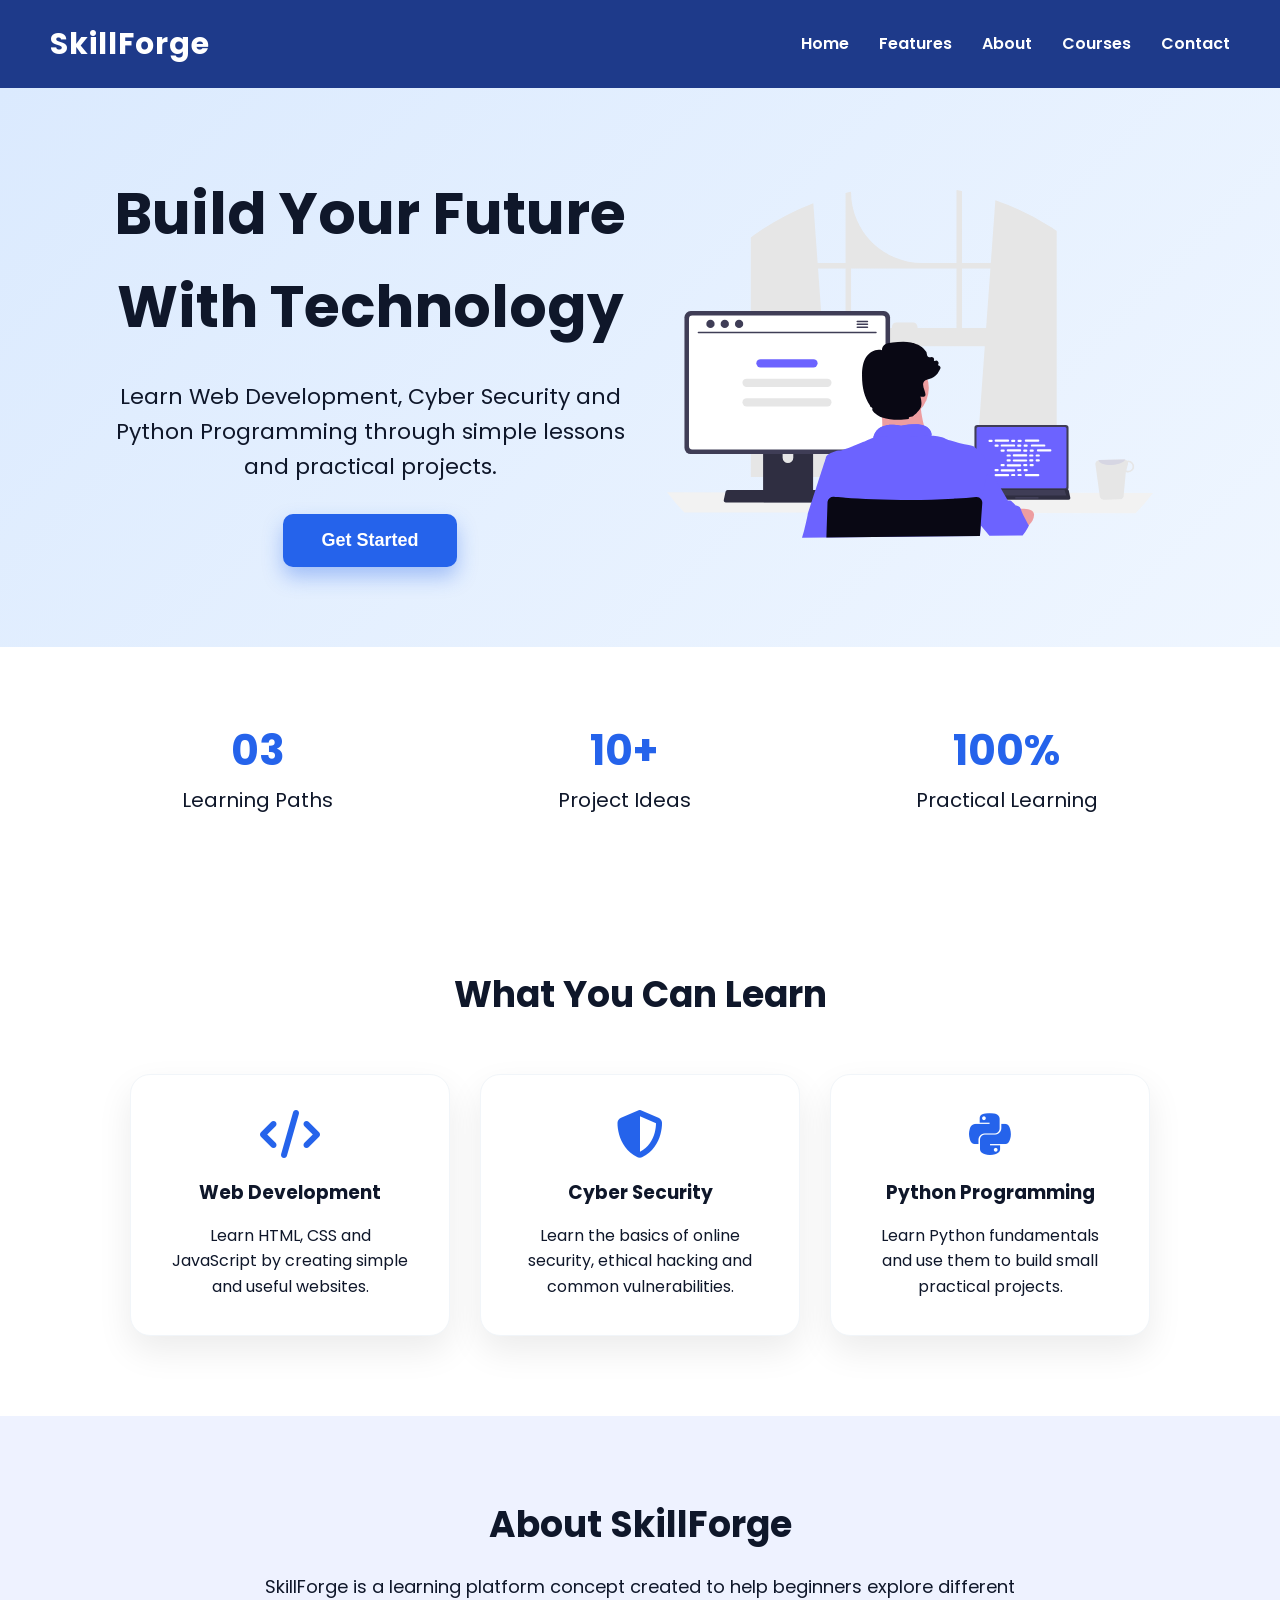
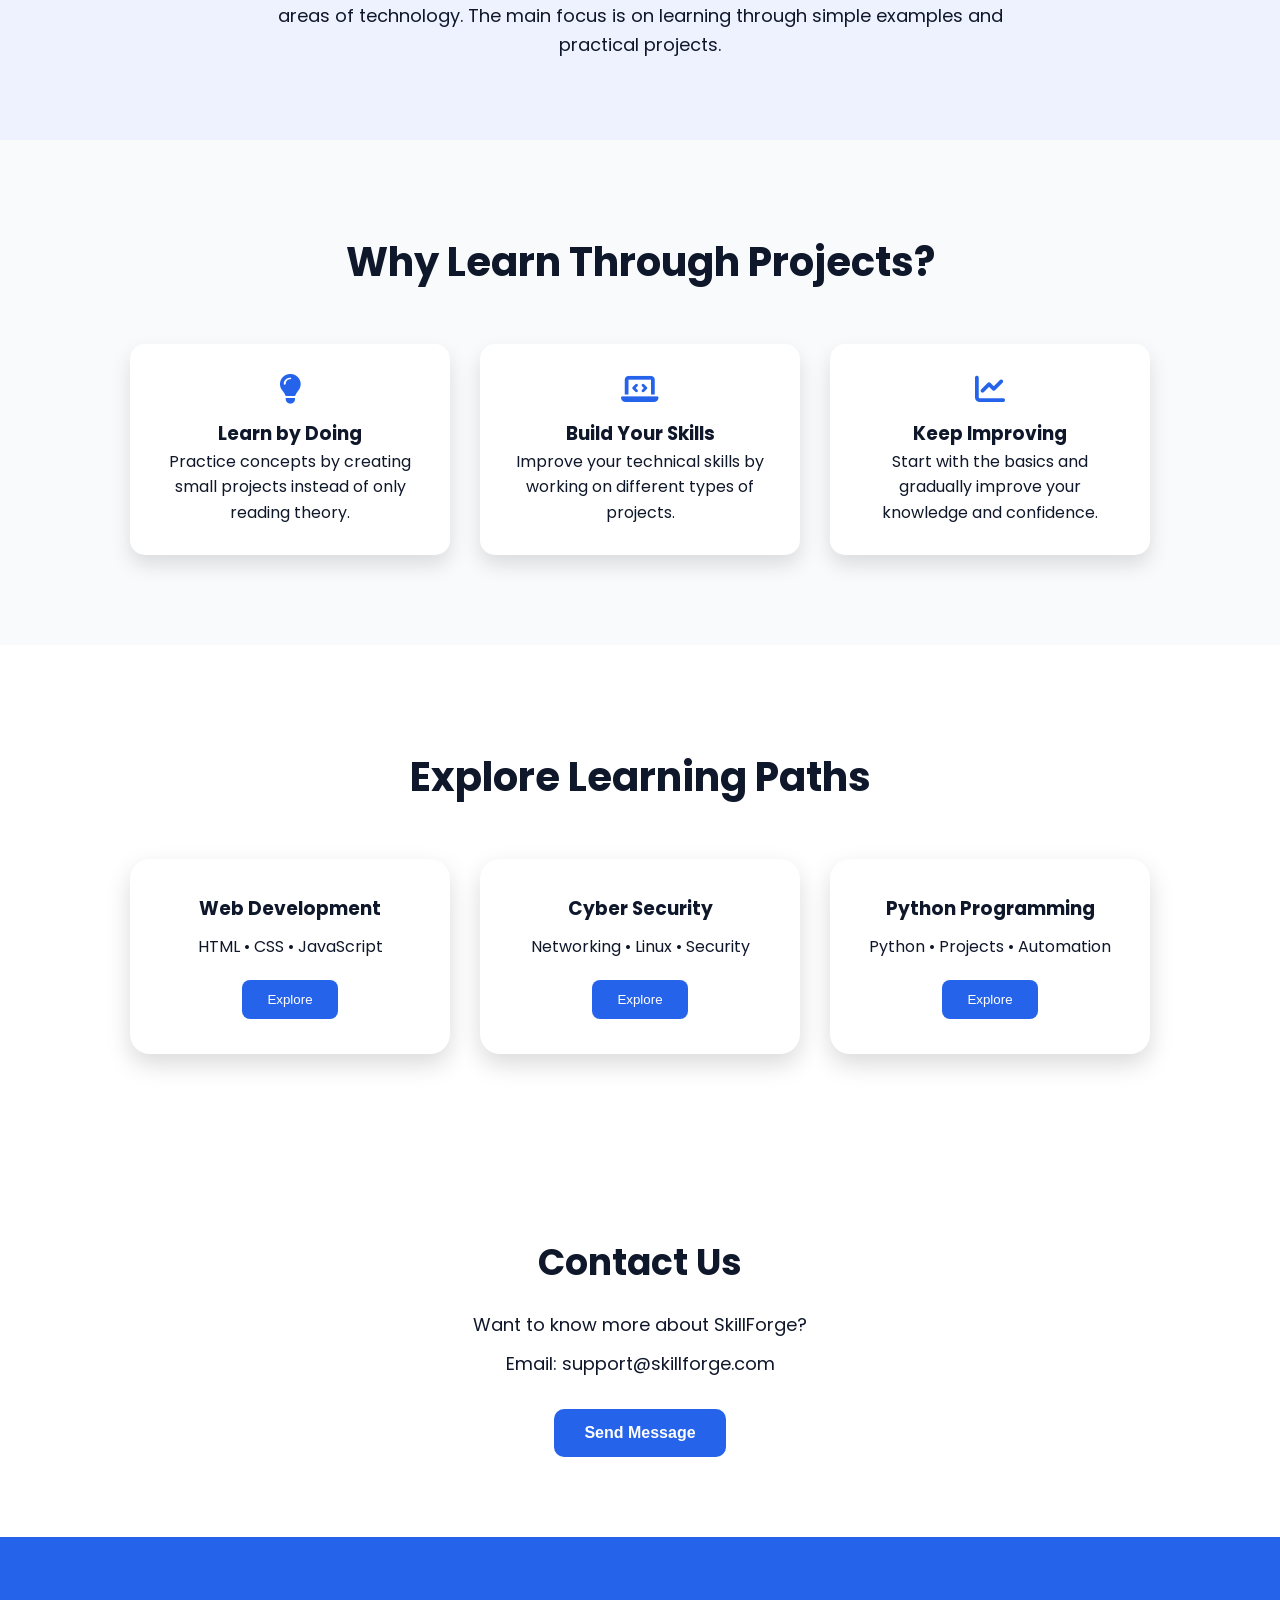
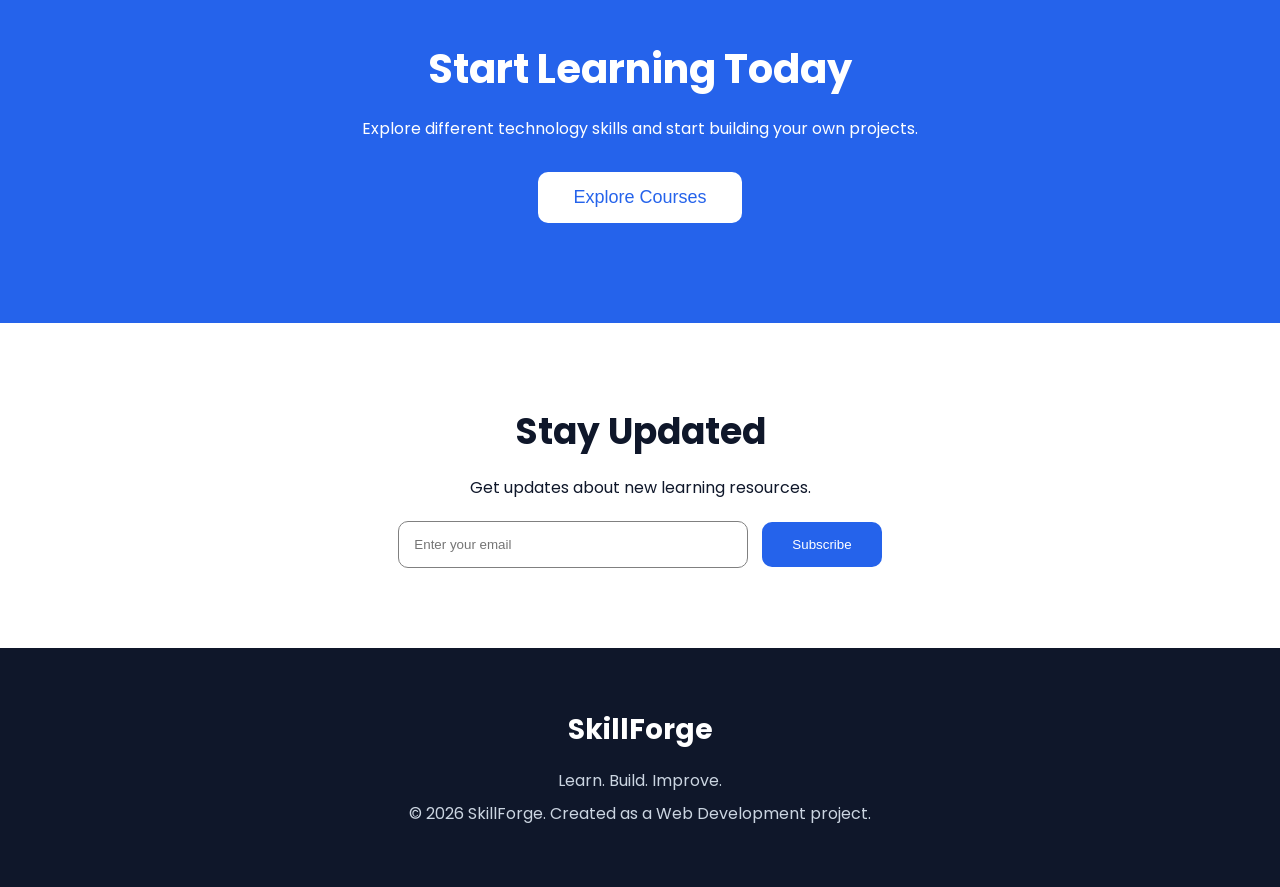
<file: WebDev-L1-LandingPage/index.html>
<!DOCTYPE html>
<html lang="en">

<head>
    <meta charset="UTF-8">
    <meta name="viewport" content="width=device-width, initial-scale=1.0">

    <title>SkillForge - Learn Technology</title>

    <link rel="stylesheet" href="style.css">

    <link rel="stylesheet"
          href="https://cdnjs.cloudflare.com/ajax/libs/font-awesome/6.7.2/css/all.min.css">

    <link rel="icon" type="image/png" href="images/skillforge-icon.png">

    <link href="https://fonts.googleapis.com/css2?family=Poppins:wght@300;400;500;600;700&display=swap"
          rel="stylesheet">
</head>

<body>

    <!-- Navigation -->
    <header>
        <nav>
            <h1 class="logo">SkillForge</h1>

            <ul>
                <li><a href="#home">Home</a></li>
                <li><a href="#features">Features</a></li>
                <li><a href="#about">About</a></li>
                <li><a href="#courses">Courses</a></li>
                <li><a href="#contact">Contact</a></li>
            </ul>
        </nav>
    </header>


    <main>

        <!-- Hero Section -->
        <section class="hero fade" id="home">

            <div class="hero-text">

                <h2>Build Your Future With Technology</h2>

                <p>
                    Learn Web Development, Cyber Security and Python Programming
                    through simple lessons and practical projects.
                </p>

                <a href="#courses">
                    <button>Get Started</button>
                </a>

            </div>

            <div class="hero-image">

                <img src="images/hero.svg" alt="Programming Illustration">

            </div>

        </section>


        <!-- Simple Highlights -->
        <section class="stats">

            <div>
                <h2>03</h2>
                <p>Learning Paths</p>
            </div>

            <div>
                <h2>10+</h2>
                <p>Project Ideas</p>
            </div>

            <div>
                <h2>100%</h2>
                <p>Practical Learning</p>
            </div>

        </section>


        <!-- Features Section -->
        <section class="features fade" id="features">

            <h2>What You Can Learn</h2>

            <div class="feature-container">

                <div class="card">

                    <i class="fa-solid fa-code fa-3x"></i>

                    <h3>Web Development</h3>

                    <p>
                        Learn HTML, CSS and JavaScript by creating
                        simple and useful websites.
                    </p>

                </div>


                <div class="card">

                    <i class="fa-solid fa-shield-halved fa-3x"></i>

                    <h3>Cyber Security</h3>

                    <p>
                        Learn the basics of online security,
                        ethical hacking and common vulnerabilities.
                    </p>

                </div>


                <div class="card">

                    <i class="fa-brands fa-python fa-3x"></i>

                    <h3>Python Programming</h3>

                    <p>
                        Learn Python fundamentals and use them
                        to build small practical projects.
                    </p>

                </div>

            </div>

        </section>


        <!-- About Section -->
        <section class="about fade" id="about">

            <h2>About SkillForge</h2>

            <p>
                SkillForge is a learning platform concept created to
                help beginners explore different areas of technology.
                The main focus is on learning through simple examples
                and practical projects.
            </p>

        </section>


        <!-- Learning Section -->
        <section class="testimonials fade" id="testimonials">

            <h2>Why Learn Through Projects?</h2>

            <div class="testimonial-container">

                <div class="testimonial">

                    <i class="fa-solid fa-lightbulb"></i>

                    <h3>Learn by Doing</h3>

                    <p>
                        Practice concepts by creating small projects
                        instead of only reading theory.
                    </p>

                </div>


                <div class="testimonial">

                    <i class="fa-solid fa-laptop-code"></i>

                    <h3>Build Your Skills</h3>

                    <p>
                        Improve your technical skills by working
                        on different types of projects.
                    </p>

                </div>


                <div class="testimonial">

                    <i class="fa-solid fa-chart-line"></i>

                    <h3>Keep Improving</h3>

                    <p>
                        Start with the basics and gradually
                        improve your knowledge and confidence.
                    </p>

                </div>

            </div>

        </section>


        <!-- Courses Section -->
        <section class="courses fade" id="courses">

            <h2>Explore Learning Paths</h2>

            <div class="course-container">

                <div class="course">

                    <h3>Web Development</h3>

                    <p>HTML • CSS • JavaScript</p>

                    <a href="#contact">
                        <button>Explore</button>
                    </a>

                </div>


                <div class="course">

                    <h3>Cyber Security</h3>

                    <p>Networking • Linux • Security</p>

                    <a href="#contact">
                        <button>Explore</button>
                    </a>

                </div>


                <div class="course">

                    <h3>Python Programming</h3>

                    <p>Python • Projects • Automation</p>

                    <a href="#contact">
                        <button>Explore</button>
                    </a>

                </div>

            </div>

        </section>

    </main>


    <!-- Contact Section -->
    <section class="contact fade" id="contact">

        <h2>Contact Us</h2>

        <p>
            Want to know more about SkillForge?
        </p>

        <p>
            Email: support@skillforge.com
        </p>

        <a href="mailto:support@skillforge.com">
            <button>Send Message</button>
        </a>

    </section>


    <!-- Call To Action -->
    <section class="cta fade" id="cta">

        <h2>Start Learning Today</h2>

        <p>
            Explore different technology skills and start building
            your own projects.
        </p>

        <a href="#courses">
            <button>Explore Courses</button>
        </a>

    </section>


    <!-- Newsletter -->
    <section class="newsletter fade" id="newsletter">

        <h2>Stay Updated</h2>

        <p>Get updates about new learning resources.</p>

        <input type="email" placeholder="Enter your email">

        <button>Subscribe</button>

    </section>


    <!-- Footer -->
    <footer>

        <h3>SkillForge</h3>

        <p>Learn. Build. Improve.</p>

        <p>© 2026 SkillForge. Created as a Web Development project.</p>

    </footer>


    <!-- Scroll To Top -->
    <button id="topBtn">↑</button>


    <script src="script.js"></script>

</body>

</html>
</file>
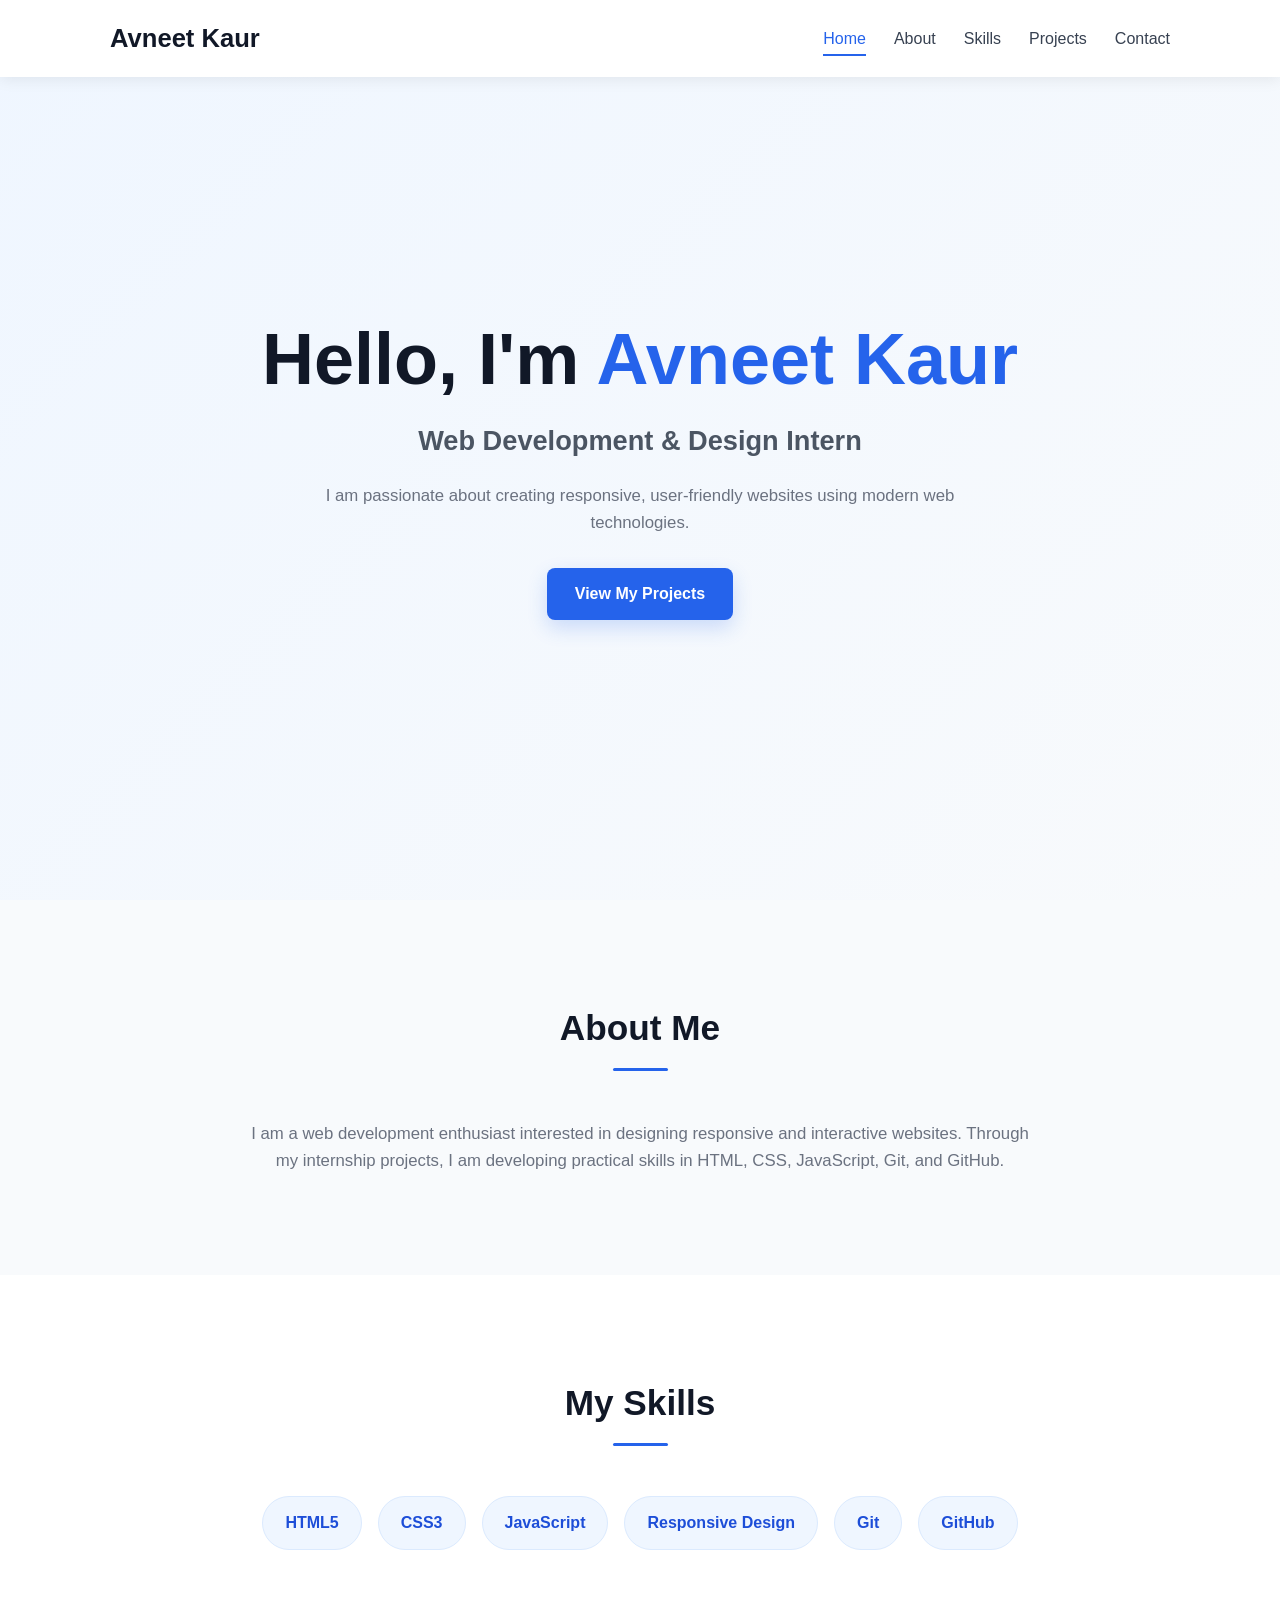
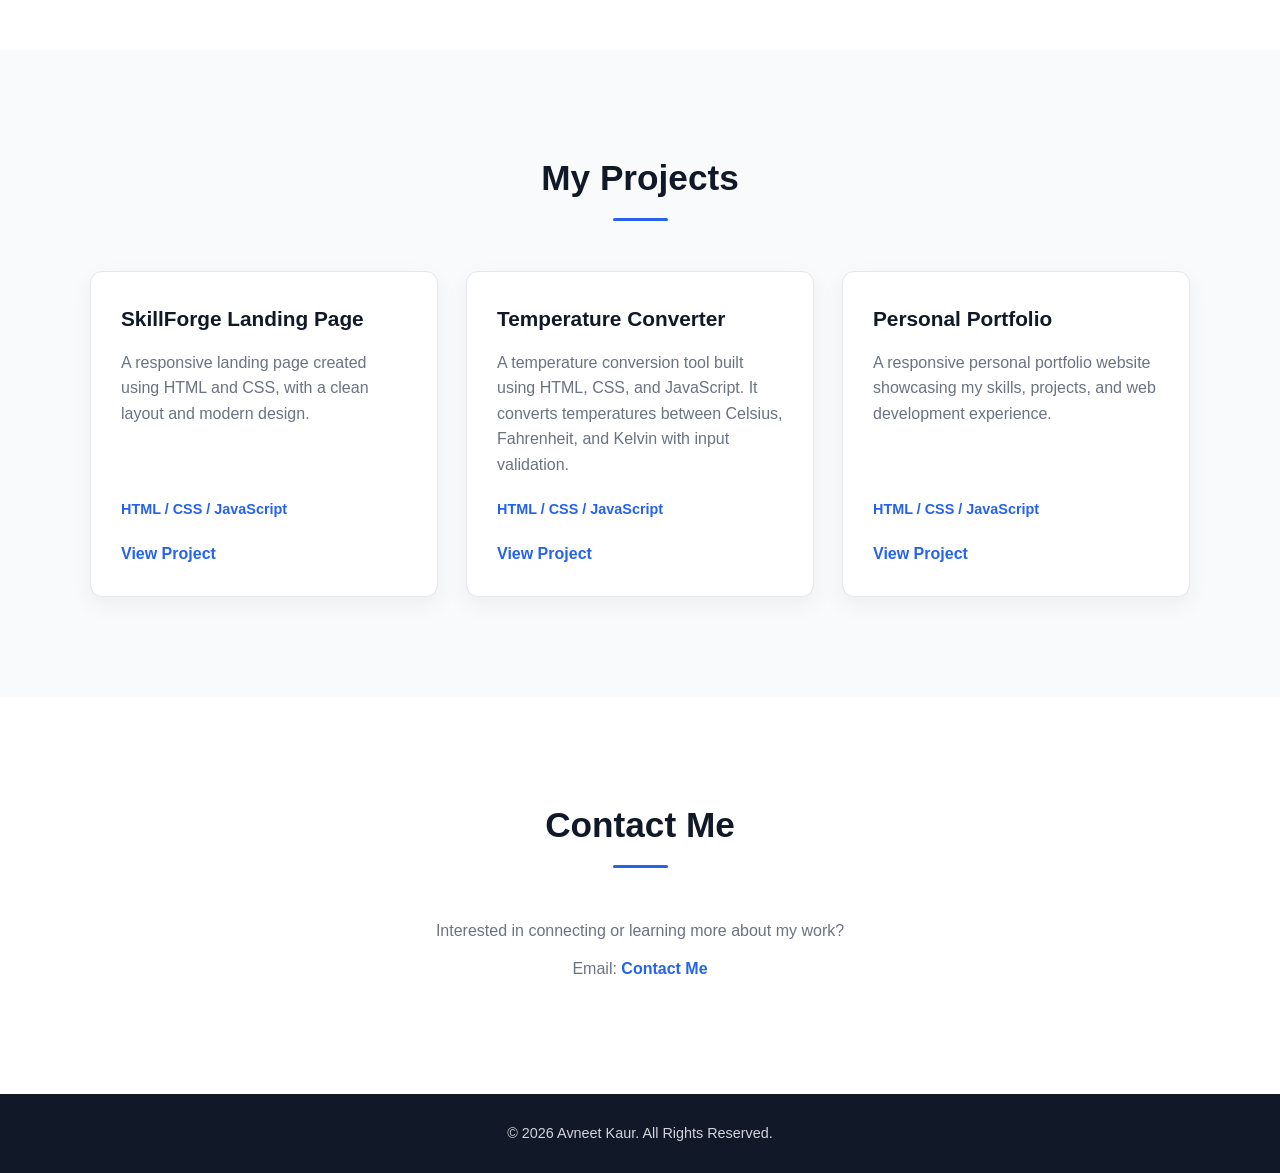
<file: WebDev-L1-Portfolio/index.html>
<!DOCTYPE html>
<html lang="en">
<head>
    <meta charset="UTF-8">
    <meta name="viewport" content="width=device-width, initial-scale=1.0">
    <title>Avneet Kaur | Portfolio</title>
    <link rel="stylesheet" href="style.css">
</head>

<body>

    <!-- Navigation -->
    <header>
        <nav class="navbar">
            <div class="logo">Avneet Kaur</div>

            <button class="menu-toggle" id="menu-toggle" aria-label="Toggle navigation">
                ☰
            </button>

            <ul class="nav-links" id="nav-links">
                <li><a href="#home" class="active">Home</a></li>
                <li><a href="#about">About</a></li>
                <li><a href="#skills">Skills</a></li>
                <li><a href="#projects">Projects</a></li>
                <li><a href="#contact">Contact</a></li>
            </ul>
        </nav>
    </header>

    <!-- Home -->
    <section id="home" class="hero">
        <div class="hero-content">
            <h1>Hello, I'm <span>Avneet Kaur</span></h1>
            <h2>Web Development & Design Intern</h2>

            <p>
                I am passionate about creating responsive, user-friendly
                websites using modern web technologies.
            </p>

            <a href="#projects" class="btn">View My Projects</a>
        </div>
    </section>

    <!-- About -->
    <section id="about" class="section">
        <div class="container">
            <h2>About Me</h2>

            <p>
                I am a web development enthusiast interested in designing
                responsive and interactive websites. Through my internship
                projects, I am developing practical skills in HTML, CSS,
                JavaScript, Git, and GitHub.
            </p>
        </div>
    </section>

    <!-- Skills -->
    <section id="skills" class="section">
        <div class="container">
            <h2>My Skills</h2>

            <div class="skills-container">
                <div class="skill">HTML5</div>
                <div class="skill">CSS3</div>
                <div class="skill">JavaScript</div>
                <div class="skill">Responsive Design</div>
                <div class="skill">Git</div>
                <div class="skill">GitHub</div>
            </div>
        </div>
    </section>

    <!-- Projects -->
    <section id="projects" class="section">
        <div class="container">
            <h2>My Projects</h2>

            <div class="projects-container">

                <div class="project-card">
                    <h3>SkillForge Landing Page</h3>

                    <p>
                        A responsive landing page created using HTML and CSS,
                        with a clean layout and modern design.
                    </p>

                    <span>HTML / CSS / JavaScript</span>

                    <a href="../WebDev-L1-LandingPage/index.html" target="_blank">
                        View Project
                    </a>
                </div>

                <div class="project-card">
                    <h3>Temperature Converter</h3>

                    <p>
                        A temperature conversion tool built using HTML, CSS,
                        and JavaScript. It converts temperatures between
                        Celsius, Fahrenheit, and Kelvin with input validation.
                    </p>

                    <span>HTML / CSS / JavaScript</span>

                    <a href="../WebDev-L1-TemperatureConverter/index.html" target="_blank">
                        View Project
                    </a>
                </div>

                <div class="project-card">
                    <h3>Personal Portfolio</h3>

                    <p>
                        A responsive personal portfolio website showcasing
                        my skills, projects, and web development experience.
                    </p>

                    <span>HTML / CSS / JavaScript</span>

                    <a href="#home">View Project</a>
                </div>

            </div>
        </div>
    </section>

    <!-- Contact -->
    <section id="contact" class="section contact">
        <div class="container">
            <h2>Contact Me</h2>

            <p>
                Interested in connecting or learning more about my work?
            </p>

            <p>
                Email:
                <a href="mailto:avvneetkaur02@gmail.com">
                    Contact Me
                </a>
            </p>
        </div>
    </section>

    <!-- Footer -->
    <footer>
        <p>© 2026 Avneet Kaur. All Rights Reserved.</p>
    </footer>

    <script src="script.js"></script>

</body>
</html>
</file>
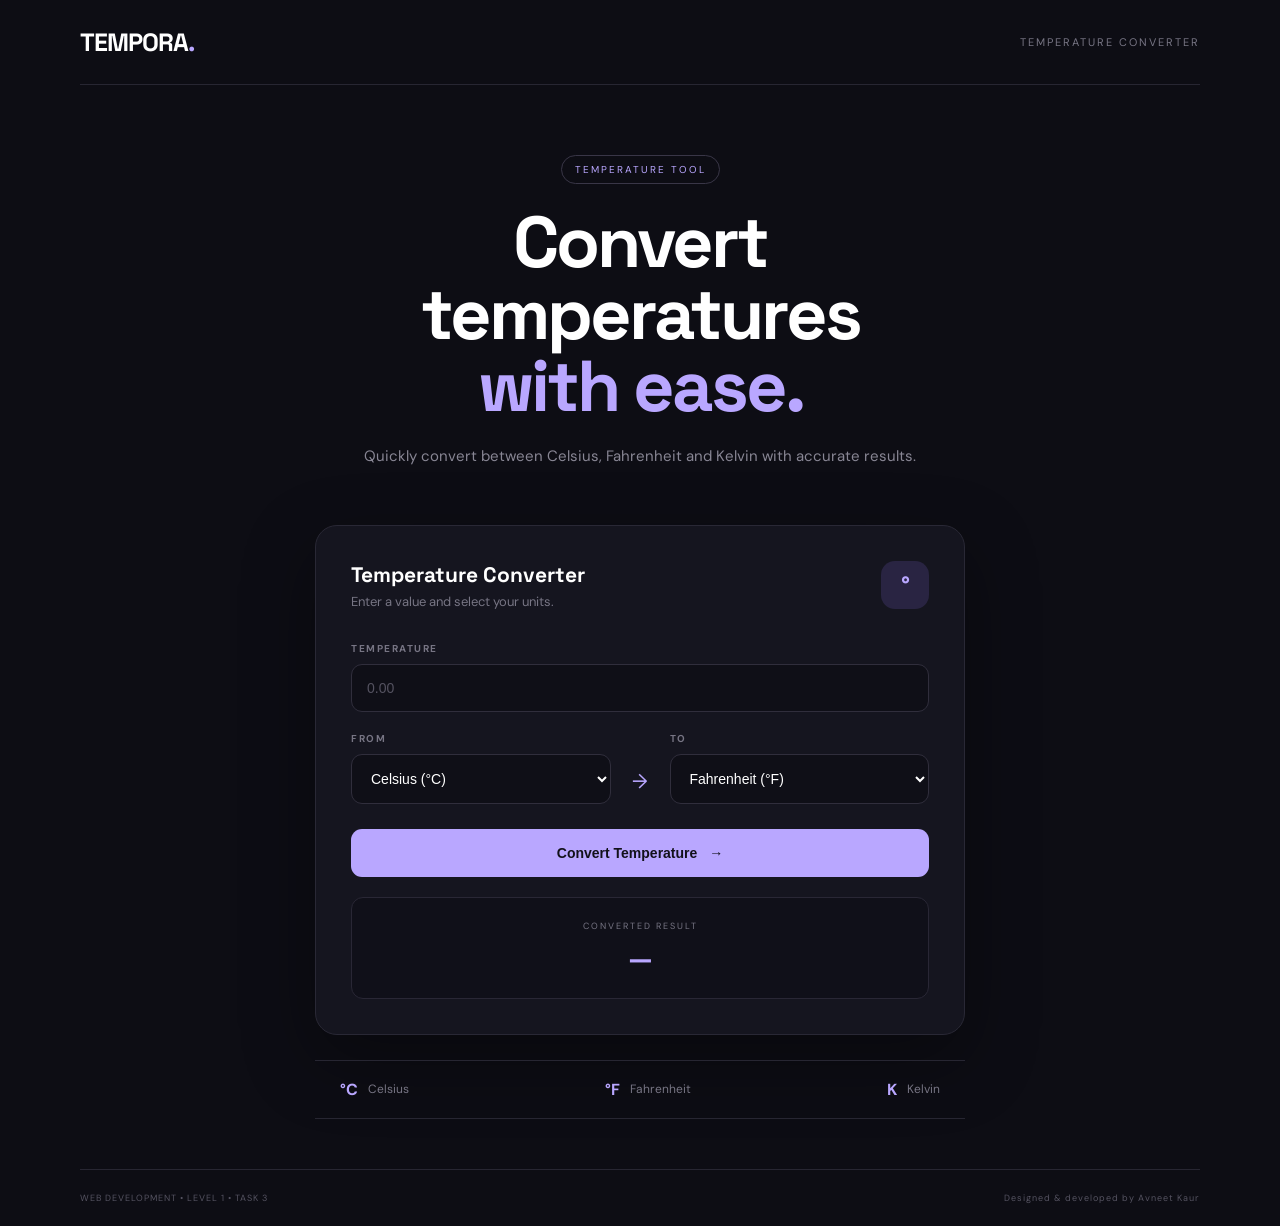
<file: WebDev-L1-TemperatureConverter/index.html>
<!DOCTYPE html>
<html lang="en">

<head>
    <meta charset="UTF-8">
    <meta name="viewport" content="width=device-width, initial-scale=1.0">

    <title>Tempora - Temperature Converter</title>

    <link rel="stylesheet" href="style.css">
</head>

<body>

    <div class="page">

        <!-- Navigation -->
        <nav>
            <div class="logo">TEMPORA<span>.</span></div>
            <div class="nav-text">TEMPERATURE CONVERTER</div>
        </nav>


        <main>

            <!-- Introduction -->
            <div class="intro">

                <div class="badge">TEMPERATURE TOOL</div>

                <h1>
                    Convert temperatures<br>
                    <span>with ease.</span>
                </h1>

                <p>
                    Quickly convert between Celsius, Fahrenheit and Kelvin
                    with accurate results.
                </p>

            </div>


            <!-- Converter -->
            <div class="converter-card">

                <div class="card-header">

                    <div>
                        <h2>Temperature Converter</h2>
                        <p>Enter a value and select your units.</p>
                    </div>

                    <div class="thermometer">°</div>

                </div>


                <div class="form">

                    <!-- Temperature Input -->
                    <div class="field">

                        <label for="temperature">
                            TEMPERATURE
                        </label>

                        <input
                            type="number"
                            id="temperature"
                            placeholder="0.00"
                        >

                    </div>


                    <!-- Units -->
                    <div class="units">

                        <div class="field">

                            <label for="fromUnit">
                                FROM
                            </label>

                            <select id="fromUnit">

                                <option value="celsius">
                                    Celsius (°C)
                                </option>

                                <option value="fahrenheit">
                                    Fahrenheit (°F)
                                </option>

                                <option value="kelvin">
                                    Kelvin (K)
                                </option>

                            </select>

                        </div>


                        <div class="swap">→</div>


                        <div class="field">

                            <label for="toUnit">
                                TO
                            </label>

                            <select id="toUnit">

                                <option value="fahrenheit">
                                    Fahrenheit (°F)
                                </option>

                                <option value="celsius">
                                    Celsius (°C)
                                </option>

                                <option value="kelvin">
                                    Kelvin (K)
                                </option>

                            </select>

                        </div>

                    </div>


                    <!-- Convert Button -->
                    <button onclick="convertTemperature()">
                        Convert Temperature <span>→</span>
                    </button>


                    <!-- Result -->
                    <div class="result-box">

                        <p>CONVERTED RESULT</p>

                        <h3 id="result">—</h3>

                    </div>

                </div>

            </div>


            <!-- Units Information -->
            <div class="units-info">

                <div>
                    <strong>°C</strong>
                    <span>Celsius</span>
                </div>

                <div>
                    <strong>°F</strong>
                    <span>Fahrenheit</span>
                </div>

                <div>
                    <strong>K</strong>
                    <span>Kelvin</span>
                </div>

            </div>

        </main>


        <!-- Footer -->
        <footer>

            <span>WEB DEVELOPMENT • LEVEL 1 • TASK 3</span>

            <span>Designed & developed by Avneet Kaur</span>

        </footer>

    </div>


    <script src="script.js"></script>

</body>
</html>
</file>
<file: WebDev-L1-LandingPage/style.css>
html {
    scroll-behavior: smooth;
}

* {
    margin: 0;
    padding: 0;
    box-sizing: border-box;
}

body {
    font-family: "Poppins", sans-serif;
    line-height: 1.6;
    color: #0f172a;
}

/* Header */

header {
    background-color: #1e3a8a;
    color: white;
    padding: 20px 50px;
    position: sticky;
    top: 0;
    z-index: 1000;
}

/* Navigation */

nav {
    display: flex;
    justify-content: space-between;
    align-items: center;
}

.logo {
    font-size: 30px;
    font-weight: 700;
    color: white;
    letter-spacing: 1px;
}

nav ul {
    display: flex;
    list-style: none;
    gap: 30px;
}

nav ul li a {
    color: white;
    text-decoration: none;
    font-weight: 600;
    position: relative;
    transition: 0.3s;
}

nav ul li a:hover {
    color: #93c5fd;
}

nav ul li a::after {
    content: "";
    position: absolute;
    width: 0;
    height: 2px;
    left: 0;
    bottom: -5px;
    background: white;
    transition: 0.3s;
}

nav ul li a:hover::after {
    width: 100%;
}

/* General Sections */

section {
    padding: 40px;
    text-align: center;
}

/* Hero Section */

.hero {
    background: linear-gradient(135deg, #dbeafe, #eff6ff);
    display: flex;
    justify-content: space-between;
    align-items: center;
    padding: 80px 100px;
    flex-wrap: wrap;
    animation: fadeIn 1s ease-in-out;
}

.hero-text {
    flex: 1;
}

.hero-text h2 {
    font-size: 58px;
    margin-bottom: 25px;
}

.hero-text p {
    font-size: 22px;
    margin-bottom: 30px;
    max-width: 600px;
}

.hero-image {
    flex: 1;
    text-align: center;
}

.hero-image img {
    width: 90%;
    max-width: 500px;
}

.hero button,
.contact button {
    background: #2563eb;
    color: white;
    border: none;
    border-radius: 10px;
    padding: 15px 30px;
    font-size: 16px;
    font-weight: 600;
    cursor: pointer;
    transition: 0.3s;
}

.hero button {
    padding: 16px 38px;
    font-size: 18px;
    box-shadow: 0 10px 20px rgba(37, 99, 235, 0.35);
}

.hero button:hover,
.contact button:hover {
    background: #1d4ed8;
    transform: translateY(-3px);
}

.hero button:active {
    transform: scale(0.96);
}

/* Stats */

.stats {
    display: flex;
    justify-content: space-around;
    align-items: center;
    padding: 70px;
    background: white;
    text-align: center;
    flex-wrap: wrap;
}

.stats h2 {
    color: #2563eb;
    font-size: 42px;
}

.stats p {
    font-size: 20px;
}

/* Features */

.features {
    padding: 80px 50px;
    background: #ffffff;
}

.features h2,
.about h2,
.contact h2 {
    font-size: 36px;
    margin-bottom: 50px;
}

.feature-container {
    display: flex;
    justify-content: center;
    gap: 30px;
    flex-wrap: wrap;
}

.card {
    width: 320px;
    padding: 35px;
    background: white;
    border-radius: 20px;
    border: 1px solid #f1f5f9;
    box-shadow: 0 15px 35px rgba(0, 0, 0, 0.08);
    display: flex;
    flex-direction: column;
    justify-content: space-between;
    transition: 0.35s;
}

.card:hover {
    transform: translateY(-10px);
    box-shadow: 0 25px 50px rgba(0, 0, 0, 0.18);
}

.card i {
    color: #2563eb;
    margin-bottom: 20px;
}

.card h3 {
    margin-bottom: 15px;
}

/* About */

.about {
    background: #eef2ff;
    padding: 80px 40px;
}

.about h2 {
    margin-bottom: 20px;
}

.about p {
    max-width: 800px;
    margin: auto;
    font-size: 18px;
}

/* Learning Section */

.testimonials {
    padding: 90px 50px;
    background: #f8fafc;
}

.testimonials h2 {
    margin-bottom: 50px;
    font-size: 40px;
}

.testimonial-container {
    display: flex;
    justify-content: center;
    gap: 30px;
    flex-wrap: wrap;
}

.testimonial {
    width: 320px;
    background: white;
    padding: 30px;
    border-radius: 15px;
    box-shadow: 0 10px 20px rgba(0, 0, 0, 0.12);
}

.testimonial i {
    color: #2563eb;
    font-size: 30px;
    margin-bottom: 15px;
}

/* Courses */

.courses {
    padding: 100px 60px;
}

.courses h2 {
    font-size: 40px;
    margin-bottom: 50px;
}

.course-container {
    display: flex;
    gap: 30px;
    justify-content: center;
    flex-wrap: wrap;
}

.course {
    width: 320px;
    padding: 35px;
    border-radius: 20px;
    background: #ffffff;
    box-shadow: 0 10px 25px rgba(0, 0, 0, 0.15);
    text-align: center;
}

.course h3 {
    margin-bottom: 10px;
}

.course button {
    margin-top: 20px;
    padding: 12px 25px;
    border: none;
    background: #2563eb;
    color: white;
    border-radius: 8px;
    cursor: pointer;
    transition: 0.3s;
}

.course button:hover {
    background: #1d4ed8;
    transform: translateY(-3px);
}

/* Contact */

.contact {
    padding: 80px 40px;
    background: #ffffff;
}

.contact h2 {
    margin-bottom: 20px;
}

.contact p {
    margin-bottom: 10px;
    font-size: 18px;
}

.contact button {
    margin-top: 20px;
}

/* Call To Action */

.cta {
    background: #2563eb;
    padding: 100px;
    text-align: center;
    color: white;
}

.cta h2 {
    font-size: 40px;
}

.cta p {
    margin-top: 15px;
}

.cta button {
    margin-top: 30px;
    padding: 15px 35px;
    font-size: 18px;
    border: none;
    border-radius: 10px;
    background: white;
    color: #2563eb;
    cursor: pointer;
    transition: 0.3s;
}

.cta button:hover {
    transform: translateY(-3px);
}

/* Newsletter */

.newsletter {
    padding: 80px;
    text-align: center;
}

.newsletter h2 {
    font-size: 36px;
    margin-bottom: 15px;
}

.newsletter input {
    padding: 15px;
    width: 350px;
    border-radius: 10px;
    border: 1px solid gray;
    margin-top: 20px;
}

.newsletter button {
    padding: 15px 30px;
    margin-left: 10px;
    background: #2563eb;
    color: white;
    border: none;
    border-radius: 10px;
    cursor: pointer;
    transition: 0.3s;
}

.newsletter button:hover {
    background: #1d4ed8;
}

/* Footer */

footer {
    background: #0f172a;
    padding: 60px;
    text-align: center;
    color: white;
}

footer h3 {
    font-size: 28px;
    margin-bottom: 15px;
}

footer p {
    color: #cbd5e1;
    margin-top: 8px;
}

/* Scroll To Top */

#topBtn {
    position: fixed;
    bottom: 30px;
    right: 30px;
    width: 55px;
    height: 55px;
    border: none;
    border-radius: 50%;
    background: #2563eb;
    color: white;
    font-size: 24px;
    cursor: pointer;
    display: none;
}

/* Animations */

.fade {
    opacity: 0;
    transform: translateY(40px);
    animation: fadeUp 1s forwards;
}

@keyframes fadeIn {
    from {
        opacity: 0;
        transform: translateY(40px);
    }

    to {
        opacity: 1;
        transform: translateY(0);
    }
}

@keyframes fadeUp {
    to {
        opacity: 1;
        transform: translateY(0);
    }
}

/* Responsive Design */

@media (max-width: 768px) {

    header {
        padding: 20px;
    }

    nav {
        flex-direction: column;
    }

    nav ul {
        flex-direction: column;
        gap: 10px;
        margin-top: 20px;
        text-align: center;
    }

    .hero {
        flex-direction: column;
        text-align: center;
        padding: 60px 20px;
    }

    .hero-text h2 {
        font-size: 38px;
    }

    .hero-text p {
        font-size: 18px;
    }

    .hero-image img {
        width: 100%;
        margin-top: 30px;
    }

    .feature-container,
    .course-container,
    .testimonial-container,
    .stats {
        flex-direction: column;
        align-items: center;
    }

    .stats {
        gap: 30px;
    }

    .newsletter {
        padding: 60px 20px;
    }

    .newsletter input {
        width: 90%;
        margin-bottom: 15px;
    }

    .newsletter button {
        margin-left: 0;
        width: 90%;
    }

    .cta {
        padding: 70px 20px;
    }

    .cta h2 {
        font-size: 32px;
    }
}
</file>
<file: WebDev-L1-Portfolio/style.css>
* {
    margin: 0;
    padding: 0;
    box-sizing: border-box;
}

html {
    scroll-behavior: smooth;
}

body {
    font-family: "Segoe UI", Arial, sans-serif;
    line-height: 1.6;
    color: #1f2937;
    background: #f8fafc;
}

a {
    transition: 0.3s ease;
}

.container {
    width: 90%;
    max-width: 1100px;
    margin: auto;
}


/* =========================
   NAVIGATION
========================= */

header {
    position: fixed;
    top: 0;
    left: 0;
    width: 100%;
    background: rgba(255, 255, 255, 0.96);
    backdrop-filter: blur(10px);
    z-index: 1000;
    box-shadow: 0 2px 15px rgba(0, 0, 0, 0.08);
}

.navbar {
    max-width: 1100px;
    margin: auto;
    padding: 18px 20px;
    display: flex;
    justify-content: space-between;
    align-items: center;
}

.logo {
    font-size: 1.6rem;
    font-weight: 700;
    color: #111827;
}

.nav-links {
    display: flex;
    align-items: center;
    gap: 28px;
    list-style: none;
}

.nav-links a {
    position: relative;
    text-decoration: none;
    color: #374151;
    font-weight: 500;
    padding: 5px 0;
}

.nav-links a::after {
    content: "";
    position: absolute;
    left: 0;
    bottom: -4px;
    width: 0;
    height: 2px;
    background: #2563eb;
    transition: width 0.3s ease;
}

.nav-links a:hover,
.nav-links a.active {
    color: #2563eb;
}

.nav-links a:hover::after,
.nav-links a.active::after {
    width: 100%;
}

.menu-toggle {
    display: none;
    border: none;
    background: transparent;
    color: #111827;
    font-size: 28px;
    cursor: pointer;
}


/* =========================
   HERO SECTION
========================= */

.hero {
    min-height: 100vh;
    display: flex;
    justify-content: center;
    align-items: center;
    text-align: center;
    padding: 120px 20px 80px;
    background: linear-gradient(135deg, #eff6ff, #f8fafc);
}

.hero-content {
    max-width: 800px;
}

.hero h1 {
    font-size: clamp(2.5rem, 6vw, 4.5rem);
    line-height: 1.1;
    margin-bottom: 20px;
    color: #111827;
}

.hero h1 span {
    color: #2563eb;
}

.hero h2 {
    font-size: clamp(1.2rem, 3vw, 1.7rem);
    color: #4b5563;
    margin-bottom: 20px;
}

.hero p {
    max-width: 650px;
    margin: 0 auto 32px;
    color: #6b7280;
    font-size: 1.05rem;
}

.btn {
    display: inline-block;
    padding: 13px 28px;
    background: #2563eb;
    color: #fff;
    text-decoration: none;
    border-radius: 8px;
    font-weight: 600;
    box-shadow: 0 8px 20px rgba(37, 99, 235, 0.2);
}

.btn:hover {
    background: #1d4ed8;
    transform: translateY(-2px);
    box-shadow: 0 12px 25px rgba(37, 99, 235, 0.25);
}


/* =========================
   GENERAL SECTIONS
========================= */

.section {
    padding: 100px 20px;
}

.section:nth-child(even) {
    background: #ffffff;
}

.section h2 {
    position: relative;
    text-align: center;
    margin-bottom: 50px;
    font-size: 2.2rem;
    color: #111827;
}

.section h2::after {
    content: "";
    display: block;
    width: 55px;
    height: 3px;
    margin: 12px auto 0;
    background: #2563eb;
    border-radius: 5px;
}


/* =========================
   ABOUT
========================= */

#about p {
    max-width: 800px;
    margin: auto;
    text-align: center;
    color: #6b7280;
    font-size: 1.05rem;
}


/* =========================
   SKILLS
========================= */

.skills-container {
    display: flex;
    justify-content: center;
    flex-wrap: wrap;
    gap: 16px;
    max-width: 850px;
    margin: auto;
}

.skill {
    padding: 13px 22px;
    background: #eff6ff;
    color: #1d4ed8;
    border: 1px solid #dbeafe;
    border-radius: 30px;
    font-weight: 600;
    transition: 0.3s ease;
}

.skill:hover {
    transform: translateY(-3px);
    background: #dbeafe;
    box-shadow: 0 6px 15px rgba(37, 99, 235, 0.12);
}


/* =========================
   PROJECTS
========================= */

.projects-container {
    display: grid;
    grid-template-columns: repeat(3, 1fr);
    gap: 28px;
}

.project-card {
    display: flex;
    flex-direction: column;
    padding: 30px;
    background: #ffffff;
    border: 1px solid #e5e7eb;
    border-radius: 12px;
    box-shadow: 0 8px 25px rgba(0, 0, 0, 0.05);
    transition: transform 0.3s ease, box-shadow 0.3s ease;
}

.project-card:hover {
    transform: translateY(-7px);
    box-shadow: 0 15px 35px rgba(0, 0, 0, 0.1);
}

.project-card h3 {
    margin-bottom: 14px;
    font-size: 1.3rem;
    color: #111827;
}

.project-card p {
    margin-bottom: 20px;
    color: #6b7280;
    flex-grow: 1;
}

.project-card span {
    display: inline-block;
    margin-bottom: 20px;
    color: #2563eb;
    font-size: 0.9rem;
    font-weight: 600;
}

.project-card a {
    display: inline-block;
    color: #2563eb;
    text-decoration: none;
    font-weight: 700;
}

.project-card a:hover {
    color: #1d4ed8;
    transform: translateX(3px);
}


/* =========================
   CONTACT
========================= */

.contact {
    text-align: center;
}

.contact p {
    margin-bottom: 12px;
    color: #6b7280;
}

.contact a {
    color: #2563eb;
    text-decoration: none;
    font-weight: 600;
}

.contact a:hover {
    text-decoration: underline;
}


/* =========================
   FOOTER
========================= */

footer {
    text-align: center;
    padding: 28px 20px;
    background: #111827;
    color: #d1d5db;
}

footer p {
    font-size: 0.9rem;
}


/* =========================
   RESPONSIVE DESIGN
========================= */

@media (max-width: 900px) {

    .projects-container {
        grid-template-columns: repeat(2, 1fr);
    }

    .nav-links {
        gap: 18px;
    }
}


@media (max-width: 800px) {

    .navbar {
        position: relative;
    }

    .menu-toggle {
        display: block;
    }

    .nav-links {
        display: none;
        position: absolute;
        top: 100%;
        left: 0;
        width: 100%;
        padding: 12px 0;
        background: #ffffff;
        flex-direction: column;
        gap: 0;
        box-shadow: 0 8px 15px rgba(0, 0, 0, 0.08);
    }

    .nav-links.active {
        display: flex;
    }

    .nav-links li {
        width: 100%;
        text-align: center;
    }

    .nav-links a {
        display: block;
        width: 100%;
        padding: 13px 20px;
    }

    .nav-links a::after {
        display: none;
    }

    .nav-links a:hover,
    .nav-links a.active {
        background: #eff6ff;
    }

    .projects-container {
        grid-template-columns: 1fr;
    }

    .section {
        padding: 80px 20px;
    }
}


@media (max-width: 500px) {

    .navbar {
        padding: 15px;
    }

    .logo {
        font-size: 1.35rem;
    }

    .hero {
        padding: 110px 18px 60px;
    }

    .hero p {
        font-size: 0.95rem;
    }

    .btn {
        padding: 12px 22px;
    }

    .section h2 {
        font-size: 1.8rem;
    }

    .project-card {
        padding: 24px;
    }

    .skill {
        padding: 11px 17px;
    }
}
</file>
<file: WebDev-L1-TemperatureConverter/style.css>
@import url('https://fonts.googleapis.com/css2?family=DM+Sans:wght@400;500;600;700&family=Space+Grotesk:wght@500;600;700&display=swap');

* {
    margin: 0;
    padding: 0;
    box-sizing: border-box;
}

body {
    font-family: "DM Sans", sans-serif;
    background: #0d0d14;
    color: #ffffff;
    min-height: 100vh;
}

.page {
    min-height: 100vh;
    max-width: 1200px;
    margin: auto;
    padding: 0 40px;
}

/* NAVBAR */

nav {
    height: 85px;
    display: flex;
    align-items: center;
    justify-content: space-between;
    border-bottom: 1px solid #272632;
}

.logo {
    font-family: "Space Grotesk", sans-serif;
    font-size: 25px;
    font-weight: 700;
    letter-spacing: -1px;
}

.logo span {
    color: #b9a7ff;
}

.nav-text {
    font-size: 11px;
    color: #777584;
    letter-spacing: 2px;
}

/* MAIN */

main {
    padding: 70px 0 50px;
}

.intro {
    text-align: center;
    max-width: 700px;
    margin: auto;
}

.badge {
    display: inline-block;
    padding: 7px 13px;
    border: 1px solid #393647;
    border-radius: 50px;
    color: #b9a7ff;
    font-size: 10px;
    letter-spacing: 2px;
    margin-bottom: 22px;
}

h1 {
    font-family: "Space Grotesk", sans-serif;
    font-size: clamp(42px, 6vw, 72px);
    line-height: 1;
    letter-spacing: -3px;
}

h1 span {
    color: #b9a7ff;
}

.intro p {
    color: #888694;
    margin-top: 22px;
    font-size: 15px;
    line-height: 1.7;
}

/* CONVERTER CARD */

.converter-card {
    max-width: 650px;
    margin: 55px auto 0;
    padding: 35px;
    background: #15151f;
    border: 1px solid #292835;
    border-radius: 22px;
    box-shadow: 0 25px 70px rgba(0, 0, 0, 0.35);
}

.card-header {
    display: flex;
    justify-content: space-between;
    align-items: center;
    margin-bottom: 32px;
}

.card-header h2 {
    font-family: "Space Grotesk", sans-serif;
    font-size: 21px;
}

.card-header p {
    color: #777584;
    font-size: 13px;
    margin-top: 5px;
}

.thermometer {
    width: 48px;
    height: 48px;
    border-radius: 14px;
    background: #292442;
    color: #b9a7ff;
    display: flex;
    align-items: center;
    justify-content: center;
    font-size: 25px;
    font-weight: bold;
}

/* FORM */

.field {
    flex: 1;
}

label {
    display: block;
    color: #777584;
    font-size: 10px;
    font-weight: 700;
    letter-spacing: 1.5px;
    margin-bottom: 9px;
}

input,
select {
    width: 100%;
    padding: 15px;
    border-radius: 11px;
    border: 1px solid #302e3c;
    background: #0f0f17;
    color: #ffffff;
    outline: none;
    font-size: 14px;
    transition: 0.25s;
}

input::placeholder {
    color: #555361;
}

input:focus,
select:focus {
    border-color: #b9a7ff;
}

.units {
    display: flex;
    align-items: end;
    gap: 12px;
    margin-top: 20px;
}

.swap {
    width: 35px;
    height: 45px;
    display: flex;
    align-items: center;
    justify-content: center;
    color: #b9a7ff;
    font-size: 20px;
}

/* BUTTON */

button {
    width: 100%;
    margin-top: 25px;
    padding: 16px;
    border: none;
    border-radius: 11px;
    background: #b9a7ff;
    color: #12111a;
    font-size: 14px;
    font-weight: 700;
    cursor: pointer;
    transition: 0.25s;
}

button span {
    margin-left: 8px;
}

button:hover {
    transform: translateY(-2px);
    box-shadow: 0 10px 25px rgba(185, 167, 255, 0.18);
}

/* RESULT */

.result-box {
    margin-top: 20px;
    padding: 22px;
    text-align: center;
    background: #101019;
    border: 1px solid #292735;
    border-radius: 12px;
}

.result-box p {
    color: #777584;
    font-size: 9px;
    letter-spacing: 2px;
    margin-bottom: 8px;
}

.result-box h3 {
    color: #b9a7ff;
    font-family: "Space Grotesk", sans-serif;
    font-size: 28px;
}

/* UNITS INFORMATION */

.units-info {
    max-width: 650px;
    margin: 25px auto 0;
    display: flex;
    justify-content: space-between;
    padding: 18px 25px;
    border-top: 1px solid #272632;
    border-bottom: 1px solid #272632;
}

.units-info div {
    display: flex;
    align-items: center;
    gap: 10px;
}

.units-info strong {
    color: #b9a7ff;
}

.units-info span {
    color: #777584;
    font-size: 12px;
}

/* FOOTER */

footer {
    border-top: 1px solid #272632;
    padding: 22px 0;
    display: flex;
    justify-content: space-between;
    color: #555361;
    font-size: 9px;
    letter-spacing: 1px;
}

/* RESPONSIVE DESIGN */

@media (max-width: 650px) {

    .page {
        padding: 0 20px;
    }

    nav {
        height: 70px;
    }

    .nav-text {
        display: none;
    }

    main {
        padding-top: 50px;
    }

    h1 {
        font-size: 45px;
        letter-spacing: -2px;
    }

    .converter-card {
        padding: 25px 20px;
        margin-top: 40px;
    }

    .units {
        flex-direction: column;
        align-items: stretch;
    }

    .swap {
        display: none;
    }

    .units-info {
        padding: 18px 5px;
    }

    .units-info div {
        gap: 5px;
    }

    footer {
        flex-direction: column;
        gap: 8px;
        text-align: center;
    }
}
</file>
